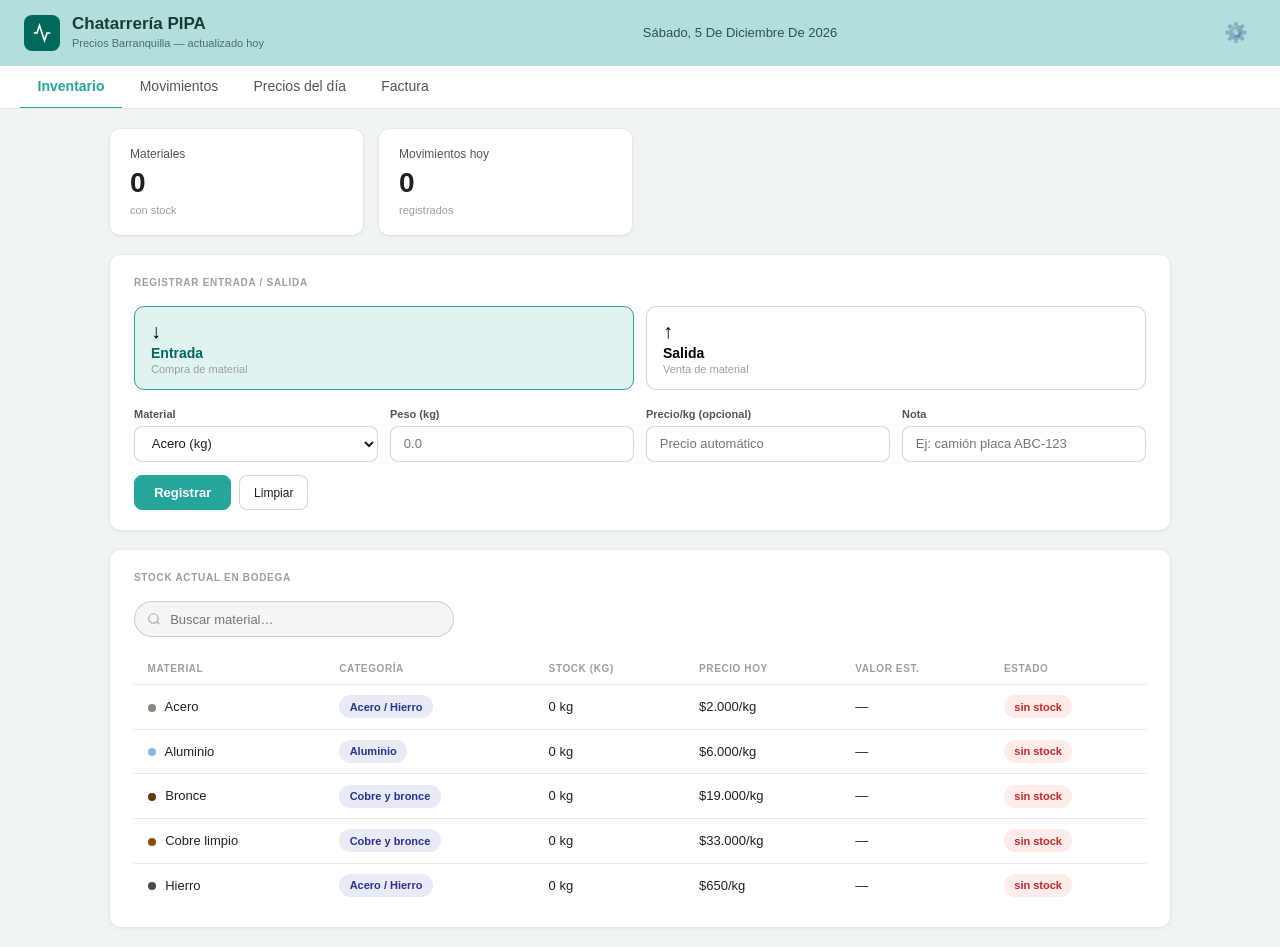
<file: index.html>
<!doctype html>
<html lang="es">

<head>
  <meta charset="UTF-8" />
  <meta name="viewport" content="width=device-width, initial-scale=1.0" />
  <title> Chatarrería PIPA</title>
  <link rel="stylesheet" href="css/styles.css" />
</head>

<body>
  <div class="app">
    <!-- HEADER -->
    <header class="header">
      <div class="logo">
        <div class="logo-icon">
          <svg viewBox="0 0 24 24" fill="none" stroke="white" stroke-width="2">
            <polyline points="22 12 18 12 15 21 9 3 6 12 2 12" />
          </svg>
        </div>
        <div>
          <div class="logo-text"> Chatarrería PIPA</div>
          <div class="logo-sub">Precios Barranquilla — actualizado hoy</div>
        </div>
      </div>
      <div class="date-badge" id="dateBadge"></div>
      <button class="btn btn-icon" id="btnAdmin" title="Administrar materiales" style="background:none;border:none;color:white;font-size:1.2rem;cursor:pointer;padding:4px 8px;">⚙️</button>
    </header>


    <!-- TABS -->
    <nav class="tabs">
        <button class="tab active" data-tab="inventario">Inventario</button>
        <button class="tab" data-tab="movimientos">Movimientos</button>
        <button class="tab" data-tab="precios">Precios del día</button>
        <button class="tab" data-tab="factura">Factura</button>
      </nav>

      <section class="section active" id="tab-inventario">
        
        <div class="stats-grid" id="statsGrid"></div>

        <div class="card">
          <div class="card-title">Registrar entrada / salida</div>
          <div id="alertMsg" class="alert" role="alert"></div>
          <div class="movement-type">
            <button class="mt-btn sel-in" id="mtIn" data-type="entrada">
              <div class="mt-btn-icon">↓</div>
              <div class="mt-btn-title">Entrada</div>
              <div class="mt-btn-sub">Compra de material</div>
            </button>
            <button class="mt-btn" id="mtOut" data-type="salida">
              <div class="mt-btn-icon">↑</div>
              <div class="mt-btn-title">Salida</div>
              <div class="mt-btn-sub">Venta de material</div>
            </button>
          </div>
          <div class="form-row">
            <div class="form-group">
              <label for="movMat">Material</label>
              <select id="movMat"></select>
            </div>
            <div class="form-group">
              <label for="movKg">Peso (kg)</label>
              <input type="number" id="movKg" placeholder="0.0" min="0" step="0.1" />
            </div>
            <div class="form-group">
              <label for="movPrice">Precio/kg (opcional)</label>
              <input type="number" id="movPrice" placeholder="Precio automático" min="0" step="50" />
            </div>
            <div class="form-group">
              <label for="movNote">Nota</label>
              <input type="text" id="movNote" placeholder="Ej: camión placa ABC-123" />
            </div>
          </div>
          <div class="calc-result" id="calcRes">
            Total estimado: <span class="big" id="calcVal">$0</span>
          </div>
          <div class="actions">
            <button class="btn btn-primary" id="btnRegister">Registrar</button>
            <button class="btn btn-sm" id="btnClearMov">Limpiar</button>
          </div>
        </div>

        <div class="card">
          <div class="card-title">Stock actual en bodega</div>
          <input class="search-box" id="searchBox" placeholder="Buscar material…" />
          <div class="table-wrap">
            <table>
              <thead>
                <tr>
                  <th>Material</th>
                  <th>Categoría</th>
                  <th>Stock (kg)</th>
                  <th>Precio hoy</th>
                  <th>Valor est.</th>
                  <th>Estado</th>
                </tr>
              </thead>
              <tbody id="inventoryTable"></tbody>
            </table>
          </div>
        </div>

      </section> <section class="section" id="tab-movimientos">
        <div class="card">
          <div class="card-title">Historial de movimientos</div>
          <div class="form-row" style="margin-bottom: 1rem">
            <div class="form-group">
              <label for="fMat">Material</label>
              <select id="fMat">
                <option value="">Todos</option>
              </select>
            </div>
            <div class="form-group">
              <label for="fType">Tipo</label>
              <select id="fType">
                <option value="">Todos</option>
                <option value="entrada">Entradas</option>
                <option value="salida">Salidas</option>
              </select>
            </div>
          </div>
          <div class="mov-list" id="movList"></div>
          <div style="margin-top: 0.85rem; display: flex; justify-content: flex-end;">
            <button class="btn btn-sm btn-danger" id="btnClearMovs">
              Limpiar historial
            </button>
          </div>
        </div>
      </section>

      <section class="section" id="tab-precios">
        <div class="card">
          <div class="card-title">Actualizar precio del día</div>
          <div class="form-row">
            <div class="form-group">
              <label for="updMat">Material</label>
              <select id="updMat"></select>
            </div>
            <div class="form-group">
              <label for="updPrice">Nuevo precio ($/kg)</label>
              <input type="number" id="updPrice" placeholder="0" min="0" step="50" />
            </div>
          </div>
          <button class="btn btn-primary" id="btnUpdatePrice">
            Actualizar
          </button>
        </div>
        <div class="card">
          <div class="card-title">Lista de precios — Barranquilla</div>
          <div id="priceChips"></div>
        </div>
      </section>

      <section class="section" id="tab-factura">
        <div class="card">
          <div class="card-title">Generar tiquete / factura</div>
          <div class="form-row">
            <div class="form-group">
              <label for="invClient">Cliente / proveedor</label>
              <input type="text" id="invClient" placeholder="Nombre o cédula" />
            </div>
            <div class="form-group">
              <label for="invType">Tipo</label>
              <select id="invType">
                <option value="COMPRA">Compra de material</option>
                <option value="VENTA">Venta de material</option>
              </select>
            </div>
          </div>
          <div id="invItems"></div>
          <!-- <button class="btn btn-sm" id="btnAddItem" style="margin-bottom: 0.85rem">
            + Agregar línea
          </button>
          -->
          <div class="actions">
            <button class="btn btn-primary" id="btnGenInvoice">
              Vista previa
            </button>
            <button class="btn btn-sm" id="btnClearInv">Limpiar</button>
          </div>
        </div>
        <div class="card" id="invPreviewCard" style="display: none">
          <div class="invoice-preview" id="invContent"></div>
          <div class="actions">
            <button class="btn btn-primary" id="btnPrint">Imprimir</button>
          </div>
        </div>
      </section>

      <!-- ADMIN -->
      <section class="section" id="tab-admin">
        <div class="card">
          <div class="card-title">Administrar materiales</div>

          <form id="adminMatForm" class="form-row" onsubmit="event.preventDefault();saveAdminMaterial();">
            <input type="hidden" id="adminMatEditId" />
            <div class="form-group">
              <label>Nombre</label>
              <input type="text" id="adminMatName" placeholder="Ej: Cobre recocido" required />
            </div>
            <div class="form-group">
              <label>Categoría</label>
              <select id="adminMatCat" required></select>
            </div>
            <div class="form-group" style="flex:0.6;">
              <label>Color</label>
              <input type="color" id="adminMatColor" value="#6B7280" style="height:38px;padding:2px;" />
            </div>
            <div class="form-group" style="flex:0.5;">
              <label>Unidad</label>
              <select id="adminMatUnit">
                <option value="kg">kg</option>
                <option value="und">und</option>
              </select>
            </div>
            <div class="form-group" style="flex:0;align-self:flex-end;">
              <button type="submit" class="btn btn-primary" id="adminMatSubmit">Agregar</button>
            </div>
          </form>

          <div id="adminMatList"></div>
        </div>

        <div class="card">
          <div class="card-title">Administrar categorías</div>

          <form id="adminCatForm" class="form-row" onsubmit="event.preventDefault();saveAdminCategory();">
            <input type="hidden" id="adminCatEditId" />
            <div class="form-group">
              <label>Nombre</label>
              <input type="text" id="adminCatName" placeholder="Ej: Plásticos" required />
            </div>
            <div class="form-group" style="flex:0;align-self:flex-end;">
              <button type="submit" class="btn btn-primary" id="adminCatSubmit">Agregar</button>
            </div>
          </form>

          <div id="adminCatList"></div>
        </div>
      </section>
  <!-- /.app -->

  <script src="js/data.js"></script>
  <script src="js/storage.js"></script>
  <script src="js/apiStorage.js"></script>
  <script src="js/ui.js"></script>
  <script src="js/app.js"></script>
  <script src="js/admin.js"></script>
</body>

</html>
</file>
<file: css/styles.css>
/* ============================================================
   MetalStock Pro — Estilos principales  (Light mode)
   Paleta: verde menta (#b2dfdb) header · verde (#26a69a) acento
   ============================================================ */

/* ---------- Reset & base ---------- */
*, *::before, *::after { box-sizing: border-box; margin: 0; padding: 0; }

:root {
  color-scheme: light;

  --accent:        #26a69a;
  --accent-dark:   #00695c;
  --accent-light:  #e0f2f1;
  --danger:        #e53935;
  --danger-light:  #fdecea;
  --amber:         #e65100;
  --amber-light:   #fff3e0;

  --bg:            #ffffff;
  --bg-secondary:  #f5f5f5;
  --bg-app:        #f0f4f3;
  --header-bg:     #b2dfdb;

  --text:          #212121;
  --text-mid:      #555555;
  --text-muted:    #9e9e9e;
  --border:        rgba(0,0,0,0.09);
  --border-mid:    rgba(0,0,0,0.16);

  --radius-md: 8px;
  --radius-lg: 10px;
  --shadow: 0 1px 4px rgba(0,0,0,0.08), 0 0 0 0.5px rgba(0,0,0,0.05);
  --font: 'Segoe UI', -apple-system, BlinkMacSystemFont, Helvetica, Arial, sans-serif;
}

html { font-size: 16px; }
body {
  font-family: var(--font);
  background: var(--bg-app);
  color: var(--text);
  line-height: 1.5;
  min-height: 100vh;
}

/* ============================================================
   LAYOUT
   ============================================================ */
.app { min-height: 100vh; }

.section {
  display: none;
  max-width: 1100px;
  margin-left: auto;
  margin-right: auto;
  padding: 1.25rem 1.25rem 0;
}
.section.active { display: block; }

/* ============================================================
   HEADER — barra verde menta a todo el ancho
   ============================================================ */
.header {
  background: var(--header-bg);
  padding: .9rem 1.5rem;
  display: flex;
  align-items: center;
  justify-content: space-between;
  flex-wrap: wrap;
  gap: 10px;
  width: 100%;
}

.logo { display: flex; align-items: center; gap: .75rem; }

.logo-icon {
  width: 36px; height: 36px;
  background: #00695c;
  border-radius: 8px;
  display: flex; align-items: center; justify-content: center;
  flex-shrink: 0;
}
.logo-icon svg { width: 20px; height: 20px; }

.logo-text { font-size: 17px; font-weight: 700; color: #1a3c39; line-height: 1.2; }
.logo-sub  { font-size: 11px; color: #4a706d; }

.date-badge {
  font-size: 13px;
  color: #2e5250;
  font-weight: 500;
  text-transform: capitalize;
}

/* ============================================================
   TABS — barra blanca pegada debajo del header
   ============================================================ */
.tabs {
  display: flex;
  background: var(--bg);
  border-bottom: 1px solid var(--border);
  padding: 0 1.25rem;
  overflow-x: auto;
  -webkit-overflow-scrolling: touch;
  /* ancho total */
  width: 100%;
  max-width: 100%;
}

.tab {
  padding: .8rem 1.1rem;
  font-size: 14px;
  font-weight: 500;
  color: var(--text-mid);
  border: none;
  border-bottom: 2px solid transparent;
  background: none;
  cursor: pointer;
  white-space: nowrap;
  font-family: var(--font);
  transition: color .15s, border-color .15s;
  margin-bottom: -1px;
}
.tab:hover:not(.active) { color: var(--accent); }
.tab.active {
  color: var(--accent);
  border-bottom-color: var(--accent);
  font-weight: 600;
}

/* ============================================================
   CARDS
   ============================================================ */
.card {
  background: var(--bg);
  border-radius: var(--radius-lg);
  box-shadow: var(--shadow);
  padding: 1.25rem 1.5rem;
  margin-bottom: 1.25rem;
}
.card-title {
  font-size: 10px;
  font-weight: 700;
  letter-spacing: .07em;
  text-transform: uppercase;
  color: var(--text-muted);
  margin-bottom: 1rem;
}

/* ============================================================
   STATS — 4 tarjetas blancas con sombra
   ============================================================ */
.stats-grid {
  display: grid;
  grid-template-columns: repeat(4, 1fr);
  gap: 1rem;
  margin-bottom: 1.25rem;
}

.stat-card {
  background: var(--bg);
  border-radius: var(--radius-lg);
  box-shadow: var(--shadow);
  padding: 1rem 1.25rem;
}
.stat-label { font-size: 12px; color: var(--text-mid);   margin-bottom: .3rem; }
.stat-val   { font-size: 28px; font-weight: 700; color: var(--text); line-height: 1.1; }
.stat-sub   { font-size: 11px; color: var(--text-muted); margin-top: .2rem; }

/* ============================================================
   SEARCH BOX
   ============================================================ */
.search-box {
  display: block;
  width: 100%;
  max-width: 320px;
  height: 36px;
  padding: 0 .85rem 0 2.2rem;
  border: 1px solid var(--border-mid);
  border-radius: 22px;
  font-size: 13px;
  background: var(--bg-secondary)
    url("data:image/svg+xml,%3Csvg xmlns='http://www.w3.org/2000/svg' width='14' height='14' viewBox='0 0 24 24' fill='none' stroke='%23aaa' stroke-width='2'%3E%3Ccircle cx='11' cy='11' r='8'/%3E%3Cline x1='21' y1='21' x2='16.65' y2='16.65'/%3E%3C/svg%3E")
    no-repeat .75rem center;
  color: var(--text);
  font-family: var(--font);
  outline: none;
  margin-bottom: 1rem;
  transition: border-color .15s;
}
.search-box:focus { border-color: var(--accent); background-color: var(--bg); }

/* ============================================================
   TABLE
   ============================================================ */
.table-wrap { overflow-x: auto; }

table { width: 100%; border-collapse: collapse; font-size: 13px; min-width: 580px; }

thead th {
  text-align: left;
  font-size: 10px;
  font-weight: 700;
  letter-spacing: .06em;
  text-transform: uppercase;
  color: var(--text-muted);
  padding: .5rem .85rem;
  border-bottom: 1px solid var(--border);
  white-space: nowrap;
}

tbody td {
  padding: .65rem .85rem;
  border-bottom: 0.5px solid var(--border);
  vertical-align: middle;
}
tbody tr:last-child td { border-bottom: none; }
tbody tr:hover td { background: var(--bg-secondary); }

.mat-dot {
  display: inline-block;
  width: 8px; height: 8px;
  border-radius: 50%;
  margin-right: 6px;
  vertical-align: middle;
}

/* ============================================================
   BADGES
   ============================================================ */
.badge {
  display: inline-block;
  font-size: 11px;
  font-weight: 600;
  padding: .2rem .65rem;
  border-radius: 999px;
}

/* Estado */
.badge-red    { background: #fdecea; color: #c62828; }
.badge-amber  { background: #fff3e0; color: #bf360c; }
.badge-green  { background: #e8f5e9; color: #2e7d32; }

/* Categoría genérica */
.badge-blue   { background: #e8eaf6; color: #283593; }

/* Categorías específicas (coinciden con la foto) */
.badge-cat-radiadores { background: #e8eaf6; color: #283593; }
.badge-cat-aluminio   { background: #e0f2f1; color: #00695c; }
.badge-cat-cobre      { background: #fff8e1; color: #e65100; }

/* ============================================================
   MOVEMENT TYPE — tarjetas de selección (opción C)
   ============================================================ */
.movement-type {
  display: grid;
  grid-template-columns: 1fr 1fr;
  gap: .75rem;
  margin-bottom: 1rem;
}

.mt-btn {
  border: 1px solid var(--border-mid);
  border-radius: var(--radius-lg);
  padding: .9rem 1rem;
  background: var(--bg);
  cursor: pointer;
  font-family: var(--font);
  text-align: left;
  transition: background .15s, border-color .15s;
}
.mt-btn:hover { background: var(--bg-secondary); }

.mt-btn-icon  { font-size: 20px; margin-bottom: .25rem; line-height: 1; }
.mt-btn-title { font-size: 14px; font-weight: 600; }
.mt-btn-sub   { font-size: 11px; color: var(--text-muted); margin-top: 2px; }

.mt-btn.sel-in  { border-color: var(--accent); border-width: 1.5px; background: var(--accent-light); }
.mt-btn.sel-in  .mt-btn-title { color: var(--accent-dark); }

.mt-btn.sel-out  { border-color: var(--danger); border-width: 1.5px; background: var(--danger-light); }
.mt-btn.sel-out .mt-btn-title { color: var(--danger); }

/* ============================================================
   FORMS
   ============================================================ */
.form-row {
  display: grid;
  grid-template-columns: repeat(auto-fit, minmax(150px, 1fr));
  gap: .75rem;
  margin-bottom: .85rem;
}
.form-group { display: flex; flex-direction: column; gap: 3px; }
.form-group label { font-size: 11px; font-weight: 600; color: var(--text-mid); }

.form-group input,
.form-group select {
  height: 36px;
  padding: 0 .8rem;
  border: 1px solid var(--border-mid);
  border-radius: var(--radius-md);
  font-size: 13px;
  background: var(--bg);
  color: var(--text);
  font-family: var(--font);
  outline: none;
  transition: border-color .15s, box-shadow .15s;
}
.form-group input:focus,
.form-group select:focus {
  border-color: var(--accent);
  box-shadow: 0 0 0 2px rgba(38,166,154,.15);
}

/* ============================================================
   BUTTONS
   ============================================================ */
.btn {
  padding: .55rem 1.2rem;
  border-radius: var(--radius-md);
  border: 1px solid var(--border-mid);
  background: var(--bg);
  cursor: pointer;
  font-size: 13px;
  font-weight: 500;
  font-family: var(--font);
  color: var(--text);
  transition: background .15s, border-color .15s;
}
.btn:hover  { background: var(--bg-secondary); }
.btn:active { transform: scale(.97); }

.btn-primary { background: var(--accent); color: #fff; border-color: var(--accent); font-weight: 600; }
.btn-primary:hover { background: var(--accent-dark); border-color: var(--accent-dark); }

.btn-sm { padding: .35rem .85rem; font-size: 12px; }

.btn-danger { color: var(--danger); border-color: transparent; background: transparent; }
.btn-danger:hover { background: var(--danger-light); }

.actions { display: flex; gap: .5rem; flex-wrap: wrap; margin-top: .75rem; }

/* ============================================================
   ALERT
   ============================================================ */
.alert {
  display: none;
  padding: .65rem 1rem;
  border-radius: var(--radius-md);
  font-size: 12px;
  font-weight: 500;
  margin-bottom: .85rem;
}
.alert-success { background: #e8f5e9; color: #2e7d32; }
.alert-error   { background: var(--danger-light); color: var(--danger); }

/* ============================================================
   CALC RESULT
   ============================================================ */
.calc-result {
  background: var(--amber-light);
  border-radius: var(--radius-md);
  padding: .75rem 1rem;
  margin-top: .75rem;
  display: none;
  font-size: 13px;
  color: var(--amber);
}
.calc-result .big { font-size: 24px; font-weight: 700; color: var(--amber); }

/* ============================================================
   MOVEMENTS LIST
   ============================================================ */
.mov-list { max-height: 340px; overflow-y: auto; }

.mov-item {
  display: flex;
  align-items: center;
  gap: .85rem;
  padding: .65rem 0;
  border-bottom: 0.5px solid var(--border);
  font-size: 12px;
}
.mov-item:last-child { border-bottom: none; }

.mov-icon {
  width: 30px; height: 30px;
  border-radius: 50%;
  display: flex; align-items: center; justify-content: center;
  font-size: 15px; font-weight: 700;
  flex-shrink: 0;
}
.mov-in  { background: #e8f5e9; color: #2e7d32; }
.mov-out { background: var(--danger-light); color: var(--danger); }

.mov-info        { flex: 1; }
.mov-info strong { display: block; font-size: 12px; color: var(--text); }
.mov-info span   { font-size: 10px; color: var(--text-muted); }

.mov-weight       { font-weight: 700; text-align: right; font-size: 13px; }
.mov-weight small { display: block; font-size: 10px; color: var(--text-muted); font-weight: 400; }

/* ============================================================
   PRICE CHIPS
   ============================================================ */
.cat-label {
  font-size: 10px; font-weight: 700;
  text-transform: uppercase;
  letter-spacing: .07em;
  color: var(--text-muted);
  margin: 1rem 0 .5rem;
}
.cat-label:first-child { margin-top: 0; }

.price-grid {
  display: grid;
  grid-template-columns: repeat(auto-fill, minmax(215px, 1fr));
  gap: 7px;
}

.price-chip {
  display: flex;
  align-items: center;
  justify-content: space-between;
  padding: .65rem .9rem;
  border: 0.5px solid var(--border);
  border-radius: var(--radius-md);
  background: var(--bg);
}
.price-chip-name {
  display: flex; align-items: center; gap: 7px;
  font-size: 13px; font-weight: 500; color: var(--text);
}
.pcdot { width: 9px; height: 9px; border-radius: 50%; flex-shrink: 0; }

.price-chip-right { text-align: right; }
.price-chip-val   { font-size: 13px; font-weight: 600; color: var(--accent-dark); }
.price-chip-change { font-size: 10px; }
.up   { color: var(--accent); }
.down { color: var(--danger); }

/* ============================================================
   INVOICE
   ============================================================ */
.invoice-preview {
  background: #fff;
  border: 1px solid #ddd;
  border-radius: var(--radius-md);
  padding: 1.25rem;
  font-family: 'Courier New', Courier, monospace;
  font-size: 12px;
  line-height: 1.9;
  color: #111;
}
.invoice-preview h3 {
  font-size: 14px;
  text-align: center;
  font-family: inherit;
  margin-bottom: 2px;
}
.inv-row    { display: flex; justify-content: space-between; }
.sep        { border-top: 1px dashed #bbb; margin: 5px 0; }
.inv-footer { text-align: center; font-size: 11px; color: #777; }

/* ============================================================
   RESPONSIVE
   ============================================================ */
@media (max-width: 900px) {
  .stats-grid { grid-template-columns: repeat(2, 1fr); }
  .stat-val   { font-size: 22px; }
}

@media (max-width: 480px) {
  .header     { flex-direction: column; align-items: flex-start; }
  .stats-grid { grid-template-columns: 1fr 1fr; }
  .form-row   { grid-template-columns: 1fr; }
  .section    { padding: 1rem .85rem 0; }
}

/* ============================================================
   ADMIN
   ============================================================ */
.admin-item {
  display: flex;
  align-items: center;
  justify-content: space-between;
  padding: .6rem .75rem;
  border-bottom: 0.5px solid var(--border);
  font-size: 13px;
  gap: .5rem;
}
.admin-item:last-child { border-bottom: none; }
.admin-item-info {
  display: flex;
  align-items: center;
  gap: 8px;
  flex: 1;
  min-width: 0;
}
.admin-item-info small {
  display: block;
  font-size: 10px;
  white-space: nowrap;
  overflow: hidden;
  text-overflow: ellipsis;
}
.admin-item-actions {
  display: flex;
  gap: 4px;
  flex-shrink: 0;
}

#adminMatForm .form-row,
#adminCatForm .form-row {
  margin-bottom: 1rem;
}

.admin-inactive {
  opacity: 0.5;
  background: var(--bg-secondary);
}

#adminMatList,
#adminCatList {
  max-height: 300px;
  overflow-y: auto;
  border: 0.5px solid var(--border);
  border-radius: var(--radius-md);
}
</file>
